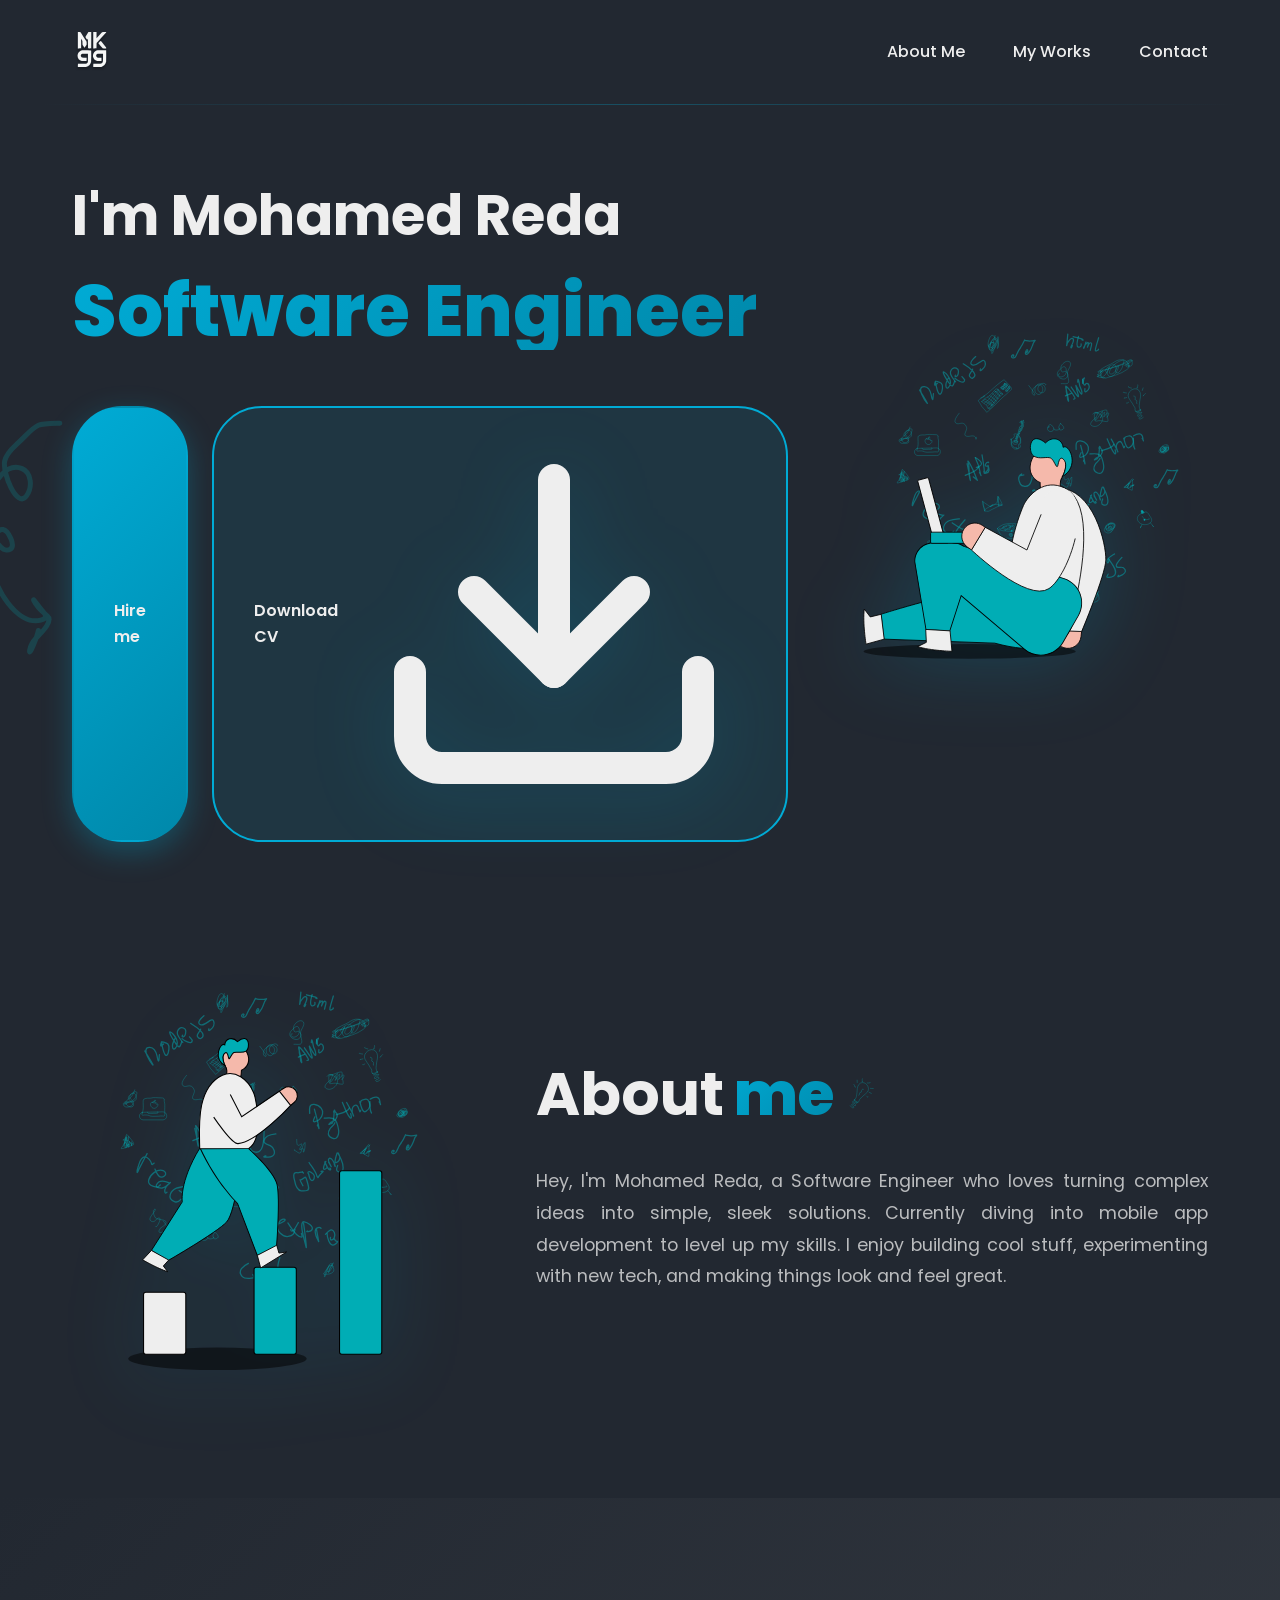
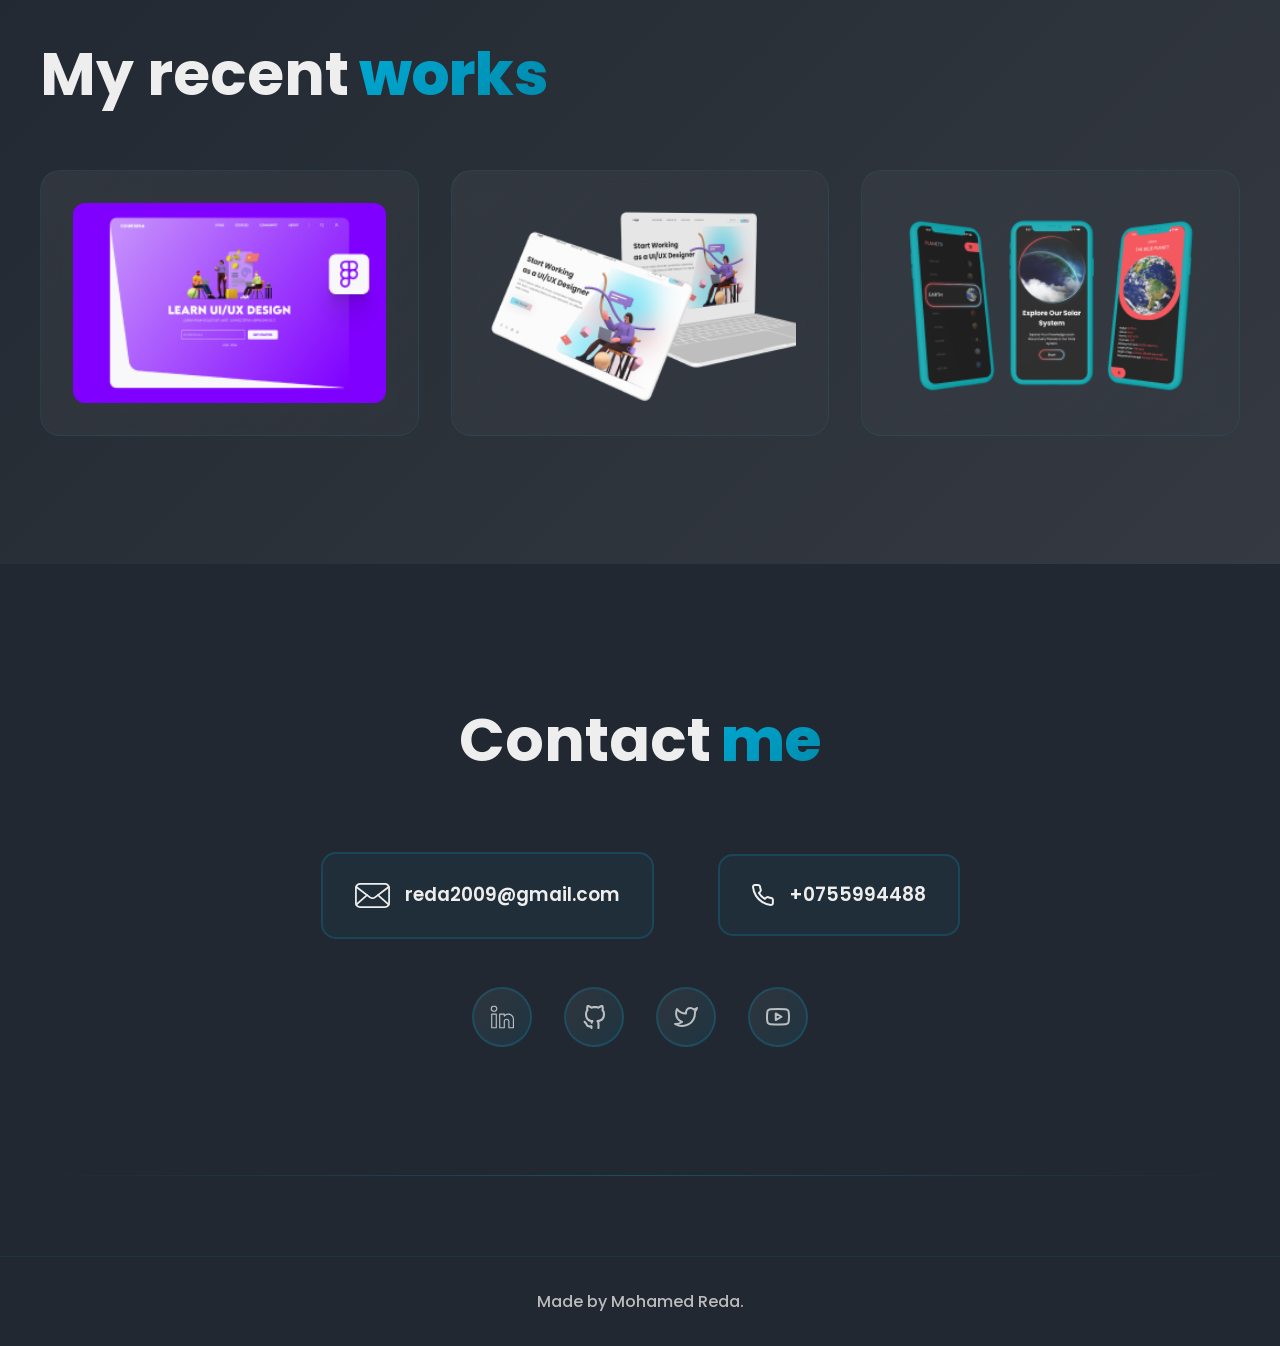
<file: index.html>
<!DOCTYPE html>
<html lang="en">
  <head>
    <meta charset="UTF-8">
    <meta name="viewport" content="width=device-width, initial-scale=1.0">
    <title>Mohamed Reda - Software Engineer</title>
    <link rel="stylesheet" href="style.css">
  </head>
  <body>
    <header>
        <img src="assets/svg/logo.svg" alt="Mohamed Reda logo" />
        <nav class="navigation"> 
            <ul>
              <li><a href="#aboutMe">About Me</a></li>
              <li><a href="#myWorks">My Works</a></li>
              <li><a href="#contactMe">Contact</a></li>
            </ul>
        </nav>
    </header>
    <hr/>
    <section class="hero">
        <img class="arrow" src="assets/svg/arrow.svg" alt="arrow"/>
        <div class="heroSub">
            <h1 class="name">I'm Mohamed Reda</h1>
            <h1 class="title">Software Engineer</h1>
            <div class="heroBtns">
                <a class="hireMe" href="#contactMe">Hire me</a>
                <a class="cv" href="assets/Mohamed_Reda_CV.pdf" download>
                 Download CV
                 <img src="assets/svg/download.svg" alt="download button"/>
                </a>
            </div>
        </div>
        <img src="assets/svg/Hero.svg" alt="heroImg"/>
    </section>
    <section class="aboutMe" id="aboutMe">
      <img src="assets/svg/AboutMe.svg" alt="aboutMe image" class="aboutMeImg"/>
      <div class="textContainer">
        <div class="textTitle">
          <h1 class="aboutName">About</h1>
          <h1 class="aboutTitle">me</h1>
          <img src="assets/svg/lightbulb.svg" alt="lightbulb" class="light"/>                                
        </div>
        <p class="aboutMePar">
          Hey, I'm Mohamed Reda, a Software Engineer who loves turning complex ideas into simple, sleek solutions. Currently diving into mobile app development to level up my skills. I enjoy building cool stuff, experimenting with new tech, and making things look and feel great.
        </p>
      </div>
    </section>
    <section class="works" id="myWorks">
      <div class="worksContainer">
        <div class="projectTitle">
          <h1 class="aboutName">My recent</h1>
          <h1 class="aboutTitle">works</h1>
        </div>
        <ul>
          <li>
            <a href="https://www.youtube.com/watch?v=LY-FpSrbeP0" target="_blank"><img src="assets/imgs/landingPage.png" alt="landing Page"/></a>
          </li>
          <li>
            <a href="https://www.youtube.com/watch?v=LY-FpSrbeP0" target="_blank"><img src="assets/imgs/webApp.png" alt="Web App"/></a>
          </li>
          <li>
            <a href="https://www.youtube.com/watch?v=LY-FpSrbeP0" target="_blank"><img src="assets/imgs/app.png" alt="App"/></a>
          </li>
        </ul>
      </div>
    </section>
    <section class="contactContainer" id="contactMe">
      <div class="contactTitle">
        <h1 class="aboutName">Contact</h1>
        <h1 class="aboutTitle">me</h1>                                
      </div>
      <div class="contact">
        <div class="emailAndPhone">
          <img src="assets/svg/Email.svg" alt="email logo" class="light"/>
          <a href="mailto:reda2009@gmail.com">
            <h3>reda2009@gmail.com</h3>
          </a>
        </div>
        <div class="emailAndPhone">
          <img src="assets/svg/phone.svg" alt="phone logo" />
          <h3>+0755994488</h3>                           
        </div>
      </div>
      <div class="socialMedia"> 
        <a href="https://www.linkedin.com/in/mohamed-reda-hayouni-137b0a356/" target="_blank">
         <img src="assets/svg/linkedin.svg" alt="my linkedin account"/>
        </a>
        <a href="https://github.com/MateCore" target="_blank">
          <img src="assets/svg/github.svg" alt="my github account"/>
        </a>
        <a href="https://github.com/MateCore" target="_blank">
          <img src="assets/svg/twitter.svg" alt="my x account"/>
        </a>
        <a href="https://www.youtube.com/@sankara1" target="_blank">
          <img src="assets/svg/youtube.svg" alt="my youtube channel"/>
        </a>
      </div>
    </section>
    <hr />
    <footer>
      <p>Made by Mohamed Reda.</p>
    </footer>
  </body>
</html>
</file>
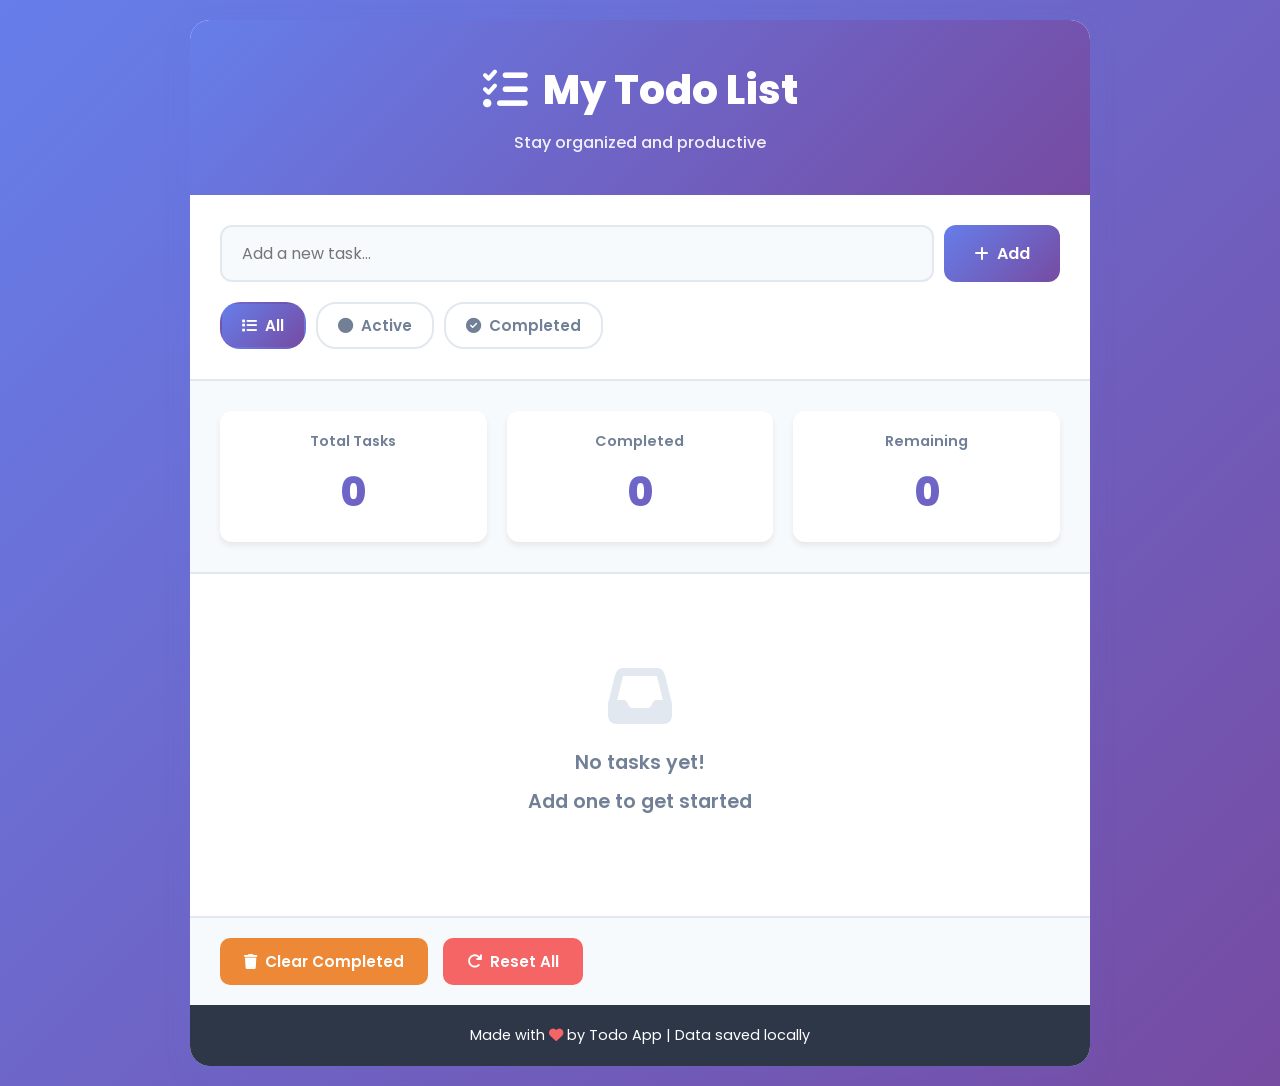
<file: todo-app/index.html>
<!DOCTYPE html>
<html lang="en">
<head>
    <meta charset="UTF-8">
    <meta name="viewport" content="width=device-width, initial-scale=1.0">
    <title>Todo List App - Local Storage</title>
    <link rel="stylesheet" href="style.css">
    <link rel="stylesheet" href="https://cdnjs.cloudflare.com/ajax/libs/font-awesome/6.4.0/css/all.min.css">
</head>
<body>
    <div class="container">
        <!-- Header -->
        <header class="header">
            <div class="header-content">
                <h1><i class="fas fa-tasks"></i> My Todo List</h1>
                <p class="subtitle">Stay organized and productive</p>
            </div>
        </header>

        <!-- Main Content -->
        <main class="main">
            <!-- Input Section -->
            <section class="input-section">
                <div class="input-container">
                    <input 
                        type="text" 
                        id="todoInput" 
                        class="todo-input" 
                        placeholder="Add a new task..."
                        autocomplete="off"
                    >
                    <button id="addBtn" class="add-btn">
                        <i class="fas fa-plus"></i> Add
                    </button>
                </div>
                <div class="filters">
                    <button class="filter-btn active" data-filter="all">
                        <i class="fas fa-list"></i> All
                    </button>
                    <button class="filter-btn" data-filter="active">
                        <i class="fas fa-circle"></i> Active
                    </button>
                    <button class="filter-btn" data-filter="completed">
                        <i class="fas fa-check-circle"></i> Completed
                    </button>
                </div>
            </section>

            <!-- Stats Section -->
            <section class="stats-section">
                <div class="stat">
                    <span class="stat-label">Total Tasks</span>
                    <span class="stat-value" id="totalTasks">0</span>
                </div>
                <div class="stat">
                    <span class="stat-label">Completed</span>
                    <span class="stat-value" id="completedTasks">0</span>
                </div>
                <div class="stat">
                    <span class="stat-label">Remaining</span>
                    <span class="stat-value" id="remainingTasks">0</span>
                </div>
            </section>

            <!-- Todos List -->
            <section class="todos-section">
                <div id="todosList" class="todos-list">
                    <!-- Todos will be rendered here -->
                </div>

                <!-- Empty State -->
                <div id="emptyState" class="empty-state">
                    <i class="fas fa-inbox"></i>
                    <p>No tasks yet!</p>
                    <p class="empty-subtitle">Add one to get started</p>
                </div>
            </section>

            <!-- Clear Completed Section -->
            <section class="actions-section">
                <button id="clearBtn" class="clear-btn">
                    <i class="fas fa-trash"></i> Clear Completed
                </button>
                <button id="resetBtn" class="reset-btn">
                    <i class="fas fa-redo"></i> Reset All
                </button>
            </section>
        </main>

        <!-- Footer -->
        <footer class="footer">
            <p>Made with <i class="fas fa-heart"></i> by Todo App | Data saved locally</p>
        </footer>
    </div>

    <script src="script.js"></script>
</body>
</html>
</file>
<file: style.css>
@import url('https://fonts.googleapis.com/css2?family=Poppins:wght@400;500;600;700;800&family=Playfair+Display:wght@700&display=swap');

* {
    margin: 0;
    padding: 0;
    box-sizing: border-box;
    scroll-behavior: smooth;
}

:root {
    --primary-color: #00abd5;
    --secondary-color: #222831;
    --accent-color: #393e46;
    --text-light: #eeeeee;
    --text-muted: rgba(238, 238, 238, 0.75);
    --text-dim: rgba(238, 238, 238, 0.5);
    --gradient-primary: linear-gradient(135deg, #00abd5 0%, #0088aa 100%);
    --gradient-dark: linear-gradient(135deg, #222831 0%, #1a1f26 100%);
}

body {
    background-color: var(--secondary-color);
    font-family: "Poppins", sans-serif;
    color: var(--text-light);
    line-height: 1.6;
    overflow-x: hidden;
}

/* ============= HEADER ============= */
header {
    display: flex;
    justify-content: space-between;
    align-items: center;
    margin: 2rem auto;
    padding: 0 2rem;
    max-width: 1200px;
    position: relative;
    z-index: 100;
}

header img {
    width: 40px;
    height: 40px;
    transition: transform 0.3s ease;
}

header img:hover {
    transform: rotate(10deg) scale(1.1);
}

.navigation ul {
    display: flex;
    list-style-type: none;
    gap: 3rem;
}

.navigation a {
    text-decoration: none;
    color: var(--text-light);
    font-weight: 500;
    position: relative;
    transition: color 0.3s ease;
}

.navigation a::after {
    content: '';
    position: absolute;
    bottom: -5px;
    left: 0;
    width: 0;
    height: 2px;
    background: var(--primary-color);
    transition: width 0.3s ease;
}

.navigation a:hover {
    color: var(--primary-color);
}

.navigation a:hover::after {
    width: 100%;
}

hr {
    border: none;
    height: 1px;
    background: linear-gradient(90deg, rgba(0, 171, 213, 0), rgba(0, 171, 213, 0.3), rgba(0, 171, 213, 0));
    margin: 2rem auto;
    max-width: 1200px;
}

/* ============= HERO SECTION ============= */
.hero {
    display: flex;
    justify-content: space-between;
    align-items: center;
    margin: 5rem auto;
    padding: 0 2rem;
    max-width: 1200px;
    gap: 4rem;
    min-height: 600px;
}

.hero img:last-child {
    width: 400px;
    height: 400px;
    animation: float 3s ease-in-out infinite;
    filter: drop-shadow(0 10px 40px rgba(0, 171, 213, 0.2));
}

@keyframes float {
    0%, 100% {
        transform: translateY(0px);
    }
    50% {
        transform: translateY(-20px);
    }
}

.arrow {
    position: absolute;
    transform: translateX(-5.5rem) translateY(1.5rem);
    animation: bounce 2s ease-in-out infinite;
}

@keyframes bounce {
    0%, 100% {
        transform: translateX(-5.5rem) translateY(1.5rem);
    }
    50% {
        transform: translateX(-5.5rem) translateY(-1.5rem);
    }
}

.heroSub {
    display: flex;
    flex-direction: column;
    gap: 1.5rem;
    flex: 1;
}

.name {
    color: var(--text-light);
    font-size: 3.5rem;
    font-weight: 700;
    line-height: 1.1;
}

.title {
    font-size: 4.5rem;
    background: var(--gradient-primary);
    -webkit-background-clip: text;
    -webkit-text-fill-color: transparent;
    background-clip: text;
    font-weight: 800;
    line-height: 1.1;
}

.heroBtns {
    display: flex;
    gap: 1.5rem;
    margin-top: 2rem;
}

.hireMe,
.cv {
    border-radius: 50px;
    text-decoration: none;
    padding: 1rem 2.5rem;
    font-weight: 600;
    display: flex;
    align-items: center;
    justify-content: center;
    gap: 0.5rem;
    transition: all 0.3s ease;
    border: 2px solid transparent;
    cursor: pointer;
}

.hireMe {
    background: var(--gradient-primary);
    color: var(--text-light);
    box-shadow: 0 10px 30px rgba(0, 171, 213, 0.3);
}

.hireMe:hover {
    transform: translateY(-3px);
    box-shadow: 0 15px 40px rgba(0, 171, 213, 0.4);
}

.cv {
    background-color: rgba(0, 171, 213, 0.1);
    color: var(--text-light);
    border: 2px solid var(--primary-color);
}

.cv:hover {
    background-color: var(--primary-color);
    transform: translateY(-3px);
}

/* ============= ABOUT SECTION ============= */
.aboutMe {
    display: flex;
    justify-content: space-between;
    align-items: center;
    margin: 8rem auto;
    padding: 0 2rem;
    max-width: 1200px;
    gap: 4rem;
}

.aboutMeImg {
    width: 400px;
    height: 400px;
    object-fit: contain;
    filter: drop-shadow(0 10px 40px rgba(0, 171, 213, 0.15));
    animation: slideInRight 0.8s ease;
}

@keyframes slideInRight {
    from {
        opacity: 0;
        transform: translateX(50px);
    }
    to {
        opacity: 1;
        transform: translateX(0);
    }
}

.textContainer {
    display: flex;
    flex-direction: column;
    gap: 1.5rem;
    flex: 1;
}

.textTitle {
    display: flex;
    align-items: center;
    gap: 10px;
    font-size: 2.5rem;
}

.aboutName {
    color: var(--text-light);
    font-weight: 700;
}

.aboutTitle {
    background: var(--gradient-primary);
    -webkit-background-clip: text;
    -webkit-text-fill-color: transparent;
    background-clip: text;
    font-weight: 800;
}

.light {
    width: 35px;
    height: 35px;
    animation: spin 3s linear infinite;
}

@keyframes spin {
    from {
        transform: rotate(0deg);
    }
    to {
        transform: rotate(360deg);
    }
}

.aboutMePar {
    text-align: justify;
    color: var(--text-muted);
    font-size: 1.1rem;
    line-height: 1.8;
}

/* ============= WORKS SECTION ============= */
.works {
    background-image: url("assets/svg/background.svg");
    background-size: cover;
    background-position: center;
    background-attachment: fixed;
    padding: 8rem 2rem;
    margin: 8rem 0;
    position: relative;
}

.works::before {
    content: '';
    position: absolute;
    top: 0;
    left: 0;
    right: 0;
    bottom: 0;
    background: linear-gradient(135deg, rgba(34, 40, 49, 0.9), rgba(57, 62, 70, 0.8));
    z-index: 1;
}

.worksContainer {
    display: flex;
    flex-direction: column;
    gap: 3rem;
    margin: 0 auto;
    max-width: 1200px;
    position: relative;
    z-index: 2;
}

.projectTitle {
    display: flex;
    align-items: center;
    gap: 10px;
    font-size: 2.5rem;
}

.works ul {
    display: flex;
    flex-wrap: wrap;
    gap: 2rem;
    list-style-type: none;
    align-items: stretch;
}

.works li {
    flex: 1;
    min-width: 250px;
    border-radius: 20px;
    background: linear-gradient(135deg, rgba(57, 62, 70, 0.6), rgba(57, 62, 70, 0.3));
    padding: 2rem;
    backdrop-filter: blur(10px);
    border: 1px solid rgba(0, 171, 213, 0.1);
    overflow: hidden;
    transition: all 0.3s ease;
}

.works li:hover {
    background: linear-gradient(135deg, rgba(0, 171, 213, 0.2), rgba(57, 62, 70, 0.5));
    border-color: var(--primary-color);
    transform: translateY(-10px);
    box-shadow: 0 20px 50px rgba(0, 171, 213, 0.2);
}

.works a {
    display: flex;
    align-items: center;
    justify-content: center;
    height: 200px;
}

.works img {
    width: 100%;
    height: 100%;
    object-fit: cover;
    transition: transform 0.3s ease;
    border-radius: 12px;
}

.works li:hover img {
    transform: scale(1.1);
}

/* ============= CONTACT SECTION ============= */
.contactContainer {
    display: flex;
    flex-direction: column;
    align-items: center;
    gap: 3rem;
    margin: 8rem auto;
    padding: 0 2rem;
    max-width: 1200px;
}

.contactTitle {
    display: flex;
    align-items: center;
    gap: 10px;
    font-size: 2.5rem;
    margin-bottom: 1rem;
}

.contact {
    display: flex;
    align-items: center;
    justify-content: center;
    gap: 4rem;
    flex-wrap: wrap;
    width: 100%;
}

.emailAndPhone {
    display: flex;
    align-items: center;
    gap: 15px;
    padding: 1.5rem 2rem;
    background: rgba(0, 171, 213, 0.05);
    border: 2px solid rgba(0, 171, 213, 0.2);
    border-radius: 15px;
    transition: all 0.3s ease;
}

.emailAndPhone:hover {
    background: rgba(0, 171, 213, 0.1);
    border-color: var(--primary-color);
    transform: translateY(-5px);
}

.contact h3,
.contact a {
    color: var(--text-light);
    text-decoration: none;
    font-weight: 600;
}

.contact a:hover {
    color: var(--primary-color);
}

.socialMedia {
    display: flex;
    justify-content: center;
    align-items: center;
    gap: 2rem;
    flex-wrap: wrap;
}

.socialMedia a {
    display: flex;
    justify-content: center;
    align-items: center;
    border-radius: 50%;
    background: linear-gradient(135deg, rgba(57, 62, 70, 0.6), rgba(0, 171, 213, 0.1));
    border: 2px solid rgba(0, 171, 213, 0.2);
    padding: 1.2rem;
    transition: all 0.3s ease;
    width: 60px;
    height: 60px;
}

.socialMedia a:hover {
    background: linear-gradient(135deg, var(--primary-color), rgba(0, 171, 213, 0.8));
    border-color: var(--primary-color);
    transform: translateY(-5px) scale(1.1);
    box-shadow: 0 10px 30px rgba(0, 171, 213, 0.3);
}

.socialMedia img {
    width: 24px;
    height: 24px;
    transition: filter 0.3s ease;
}

.socialMedia a:hover img {
    filter: brightness(1.5);
}

/* ============= FOOTER ============= */
footer {
    color: var(--text-muted);
    padding: 2rem;
    text-align: center;
    border-top: 1px solid rgba(0, 171, 213, 0.1);
    margin-top: 5rem;
}

footer p {
    font-weight: 500;
}

/* ============= RESPONSIVE ============= */
@media (max-width: 1023px) {
    header {
        margin: 1.5rem;
        padding: 0;
    }

    .navigation ul {
        gap: 1.5rem;
    }

    .hero {
        flex-direction: column;
        align-items: center;
        gap: 2rem;
        margin: 3rem auto;
        min-height: auto;
    }

    .hero img:last-child {
        width: 300px;
        height: 300px;
    }

    .name {
        font-size: 2.5rem;
    }

    .title {
        font-size: 3rem;
    }

    .arrow {
        display: none;
    }

    .aboutMe {
        flex-direction: column-reverse;
        align-items: center;
        gap: 2rem;
        margin: 5rem auto;
    }

    .textContainer {
        align-items: center;
        gap: 1rem;
        text-align: center;
    }

    .aboutMeImg {
        width: 300px;
        height: 300px;
    }

    .works {
        padding: 4rem 1rem;
        margin: 5rem 0;
    }

    .worksContainer {
        gap: 2rem;
    }

    .works ul {
        flex-direction: column;
        gap: 1.5rem;
    }

    .works li {
        min-width: 100%;
    }

    .contactContainer {
        margin: 5rem 1rem;
    }

    .contact {
        flex-direction: column;
        gap: 1.5rem;
    }

    .emailAndPhone {
        width: 100%;
        justify-content: center;
    }

    .socialMedia {
        gap: 1.5rem;
    }
}

@media (max-width: 640px) {
    header {
        flex-direction: column;
        gap: 1.5rem;
    }

    .navigation ul {
        flex-direction: column;
        gap: 1rem;
        text-align: center;
    }

    .name {
        font-size: 2rem;
    }

    .title {
        font-size: 2rem;
    }

    .heroBtns {
        flex-direction: column;
        width: 100%;
    }

    .hireMe,
    .cv {
        width: 100%;
    }

    .textTitle {
        font-size: 1.8rem;
    }

    .projectTitle {
        font-size: 1.8rem;
    }

    .aboutMePar {
        text-align: left;
    }

    .socialMedia {
        gap: 1rem;
    }

    .socialMedia a {
        padding: 1rem;
    }
}
</file>
<file: todo-app/style.css>
@import url('https://fonts.googleapis.com/css2?family=Poppins:wght@400;500;600;700;800&display=swap');

* {
    margin: 0;
    padding: 0;
    box-sizing: border-box;
}

:root {
    --primary-color: #667eea;
    --secondary-color: #764ba2;
    --success-color: #48bb78;
    --danger-color: #f56565;
    --warning-color: #ed8936;
    --bg-color: #f7fafc;
    --card-bg: #ffffff;
    --text-primary: #2d3748;
    --text-secondary: #718096;
    --border-color: #e2e8f0;
    --shadow: 0 10px 30px rgba(102, 126, 234, 0.1);
    --shadow-sm: 0 4px 6px rgba(0, 0, 0, 0.07);
    --transition: all 0.3s cubic-bezier(0.4, 0, 0.2, 1);
}

body {
    font-family: 'Poppins', sans-serif;
    background: linear-gradient(135deg, #667eea 0%, #764ba2 100%);
    color: var(--text-primary);
    min-height: 100vh;
    padding: 20px;
}

.container {
    max-width: 900px;
    margin: 0 auto;
    background: var(--card-bg);
    border-radius: 20px;
    box-shadow: var(--shadow);
    overflow: hidden;
    animation: slideUp 0.6s ease;
}

@keyframes slideUp {
    from {
        opacity: 0;
        transform: translateY(30px);
    }
    to {
        opacity: 1;
        transform: translateY(0);
    }
}

/* ============= HEADER ============= */
.header {
    background: linear-gradient(135deg, #667eea 0%, #764ba2 100%);
    color: white;
    padding: 40px 30px;
    text-align: center;
}

.header-content h1 {
    font-size: 2.5rem;
    font-weight: 800;
    margin-bottom: 10px;
    display: flex;
    align-items: center;
    justify-content: center;
    gap: 15px;
}

.header-content h1 i {
    font-size: 2.8rem;
}

.subtitle {
    font-size: 1rem;
    opacity: 0.9;
    font-weight: 500;
}

/* ============= INPUT SECTION ============= */
.input-section {
    padding: 30px;
    border-bottom: 2px solid var(--border-color);
}

.input-container {
    display: flex;
    gap: 10px;
    margin-bottom: 20px;
}

.todo-input {
    flex: 1;
    padding: 14px 20px;
    border: 2px solid var(--border-color);
    border-radius: 12px;
    font-size: 1rem;
    font-family: 'Poppins', sans-serif;
    transition: var(--transition);
    background: var(--bg-color);
}

.todo-input:focus {
    outline: none;
    border-color: var(--primary-color);
    background: white;
    box-shadow: 0 0 0 3px rgba(102, 126, 234, 0.1);
}

.add-btn {
    padding: 14px 30px;
    background: linear-gradient(135deg, #667eea 0%, #764ba2 100%);
    color: white;
    border: none;
    border-radius: 12px;
    font-size: 1rem;
    font-weight: 600;
    cursor: pointer;
    transition: var(--transition);
    display: flex;
    align-items: center;
    gap: 8px;
    font-family: 'Poppins', sans-serif;
}

.add-btn:hover {
    transform: translateY(-2px);
    box-shadow: var(--shadow-sm);
}

.add-btn:active {
    transform: translateY(0);
}

/* ============= FILTERS ============= */
.filters {
    display: flex;
    gap: 10px;
    flex-wrap: wrap;
}

.filter-btn {
    padding: 10px 20px;
    border: 2px solid var(--border-color);
    background: white;
    color: var(--text-secondary);
    border-radius: 20px;
    cursor: pointer;
    font-size: 0.95rem;
    font-weight: 600;
    transition: var(--transition);
    display: flex;
    align-items: center;
    gap: 8px;
    font-family: 'Poppins', sans-serif;
}

.filter-btn:hover {
    border-color: var(--primary-color);
    color: var(--primary-color);
}

.filter-btn.active {
    background: linear-gradient(135deg, #667eea 0%, #764ba2 100%);
    color: white;
    border-color: transparent;
}

/* ============= STATS SECTION ============= */
.stats-section {
    display: grid;
    grid-template-columns: repeat(auto-fit, minmax(200px, 1fr));
    gap: 20px;
    padding: 30px;
    border-bottom: 2px solid var(--border-color);
    background: var(--bg-color);
}

.stat {
    background: white;
    padding: 20px;
    border-radius: 12px;
    box-shadow: var(--shadow-sm);
    text-align: center;
}

.stat-label {
    display: block;
    font-size: 0.9rem;
    color: var(--text-secondary);
    font-weight: 600;
    margin-bottom: 10px;
}

.stat-value {
    display: block;
    font-size: 2.5rem;
    font-weight: 800;
    background: linear-gradient(135deg, #667eea 0%, #764ba2 100%);
    -webkit-background-clip: text;
    -webkit-text-fill-color: transparent;
    background-clip: text;
}

/* ============= TODOS LIST ============= */
.todos-section {
    padding: 30px;
    min-height: 200px;
}

.todos-list {
    display: flex;
    flex-direction: column;
    gap: 15px;
}

.todo-item {
    display: flex;
    align-items: center;
    gap: 15px;
    padding: 18px 20px;
    background: var(--bg-color);
    border-radius: 12px;
    border-left: 4px solid var(--primary-color);
    transition: var(--transition);
    animation: slideIn 0.3s ease;
}

@keyframes slideIn {
    from {
        opacity: 0;
        transform: translateX(-20px);
    }
    to {
        opacity: 1;
        transform: translateX(0);
    }
}

.todo-item:hover {
    background: white;
    box-shadow: var(--shadow-sm);
    transform: translateX(5px);
}

.todo-item.completed {
    opacity: 0.6;
}

.todo-item.completed .todo-text {
    text-decoration: line-through;
    color: var(--text-secondary);
}

.checkbox {
    width: 24px;
    height: 24px;
    cursor: pointer;
    accent-color: var(--primary-color);
}

.todo-text {
    flex: 1;
    font-size: 1rem;
    color: var(--text-primary);
    word-break: break-word;
}

.todo-actions {
    display: flex;
    gap: 10px;
}

.delete-btn {
    padding: 8px 12px;
    background: var(--danger-color);
    color: white;
    border: none;
    border-radius: 8px;
    cursor: pointer;
    transition: var(--transition);
    font-size: 0.9rem;
    display: flex;
    align-items: center;
    gap: 5px;
}

.delete-btn:hover {
    background: #e53e3e;
    transform: scale(1.05);
}

.delete-btn:active {
    transform: scale(0.95);
}

/* ============= EMPTY STATE ============= */
.empty-state {
    text-align: center;
    padding: 60px 30px;
    color: var(--text-secondary);
    display: none;
}

.empty-state.show {
    display: block;
    animation: slideUp 0.3s ease;
}

.empty-state i {
    font-size: 4rem;
    color: var(--border-color);
    margin-bottom: 20px;
}

.empty-state p {
    font-size: 1.2rem;
    font-weight: 600;
    margin-bottom: 10px;
}

.empty-subtitle {
    font-size: 0.95rem;
    color: var(--text-secondary);
}

/* ============= ACTIONS SECTION ============= */
.actions-section {
    display: flex;
    gap: 15px;
    padding: 20px 30px;
    border-top: 2px solid var(--border-color);
    background: var(--bg-color);
    flex-wrap: wrap;
}

.clear-btn,
.reset-btn {
    padding: 12px 24px;
    border: none;
    border-radius: 10px;
    font-size: 0.95rem;
    font-weight: 600;
    cursor: pointer;
    transition: var(--transition);
    display: flex;
    align-items: center;
    gap: 8px;
    font-family: 'Poppins', sans-serif;
}

.clear-btn {
    background: var(--warning-color);
    color: white;
}

.clear-btn:hover {
    background: #dd6b20;
    transform: translateY(-2px);
}

.reset-btn {
    background: var(--danger-color);
    color: white;
}

.reset-btn:hover {
    background: #e53e3e;
    transform: translateY(-2px);
}

/* ============= FOOTER ============= */
.footer {
    background: var(--text-primary);
    color: white;
    text-align: center;
    padding: 20px;
    font-size: 0.9rem;
}

.footer i {
    color: var(--danger-color);
}

/* ============= RESPONSIVE ============= */
@media (max-width: 768px) {
    .header-content h1 {
        font-size: 2rem;
    }

    .stats-section {
        grid-template-columns: 1fr;
    }

    .input-container {
        flex-direction: column;
    }

    .add-btn {
        width: 100%;
        justify-content: center;
    }

    .todo-item {
        flex-wrap: wrap;
    }

    .todo-actions {
        width: 100%;
    }

    .actions-section {
        flex-direction: column;
    }

    .clear-btn,
    .reset-btn {
        width: 100%;
        justify-content: center;
    }
}

@media (max-width: 480px) {
    body {
        padding: 10px;
    }

    .header {
        padding: 25px 15px;
    }

    .header-content h1 {
        font-size: 1.5rem;
        gap: 10px;
    }

    .header-content h1 i {
        font-size: 1.8rem;
    }

    .input-section,
    .todos-section,
    .actions-section {
        padding: 15px;
    }

    .stats-section {
        gap: 10px;
        padding: 15px;
    }

    .stat {
        padding: 15px;
    }

    .stat-value {
        font-size: 2rem;
    }

    .todo-item {
        padding: 12px 15px;
    }

    .filters {
        gap: 8px;
    }

    .filter-btn {
        padding: 8px 15px;
        font-size: 0.85rem;
    }
}
</file>
